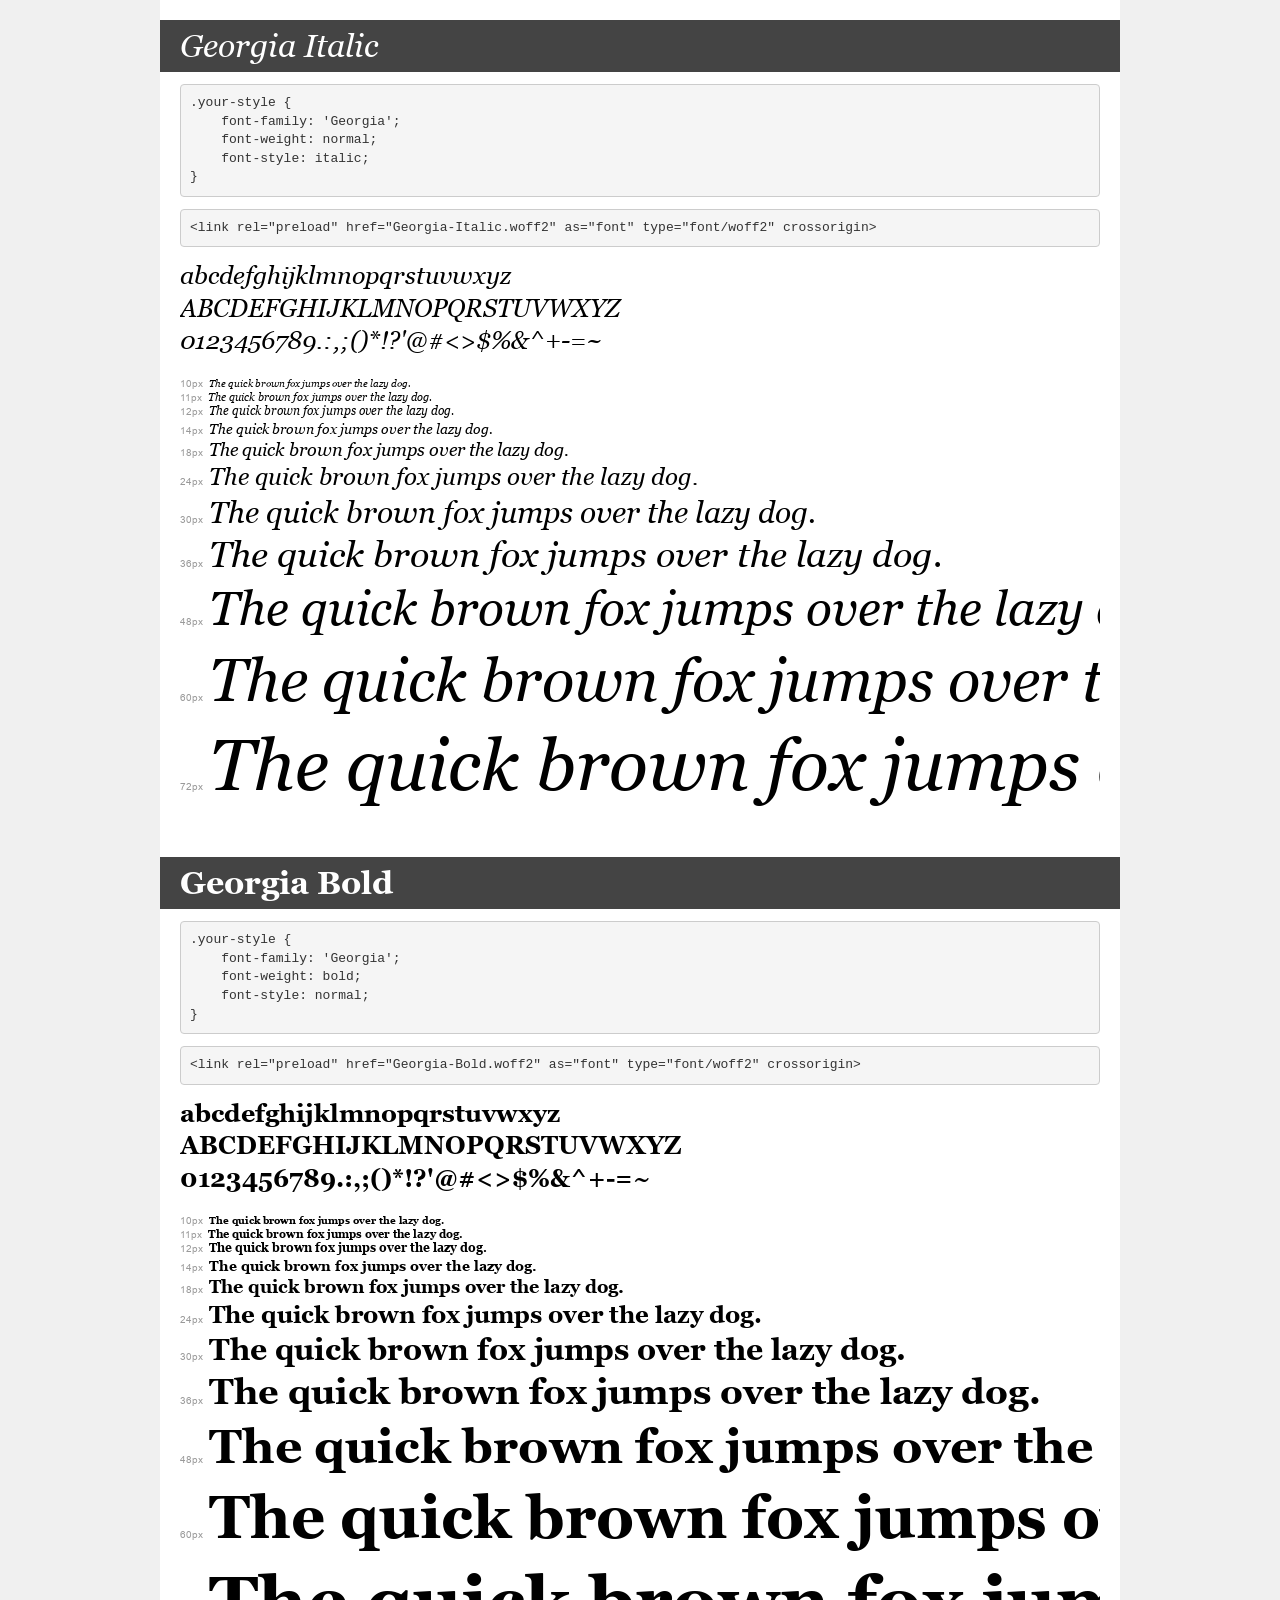
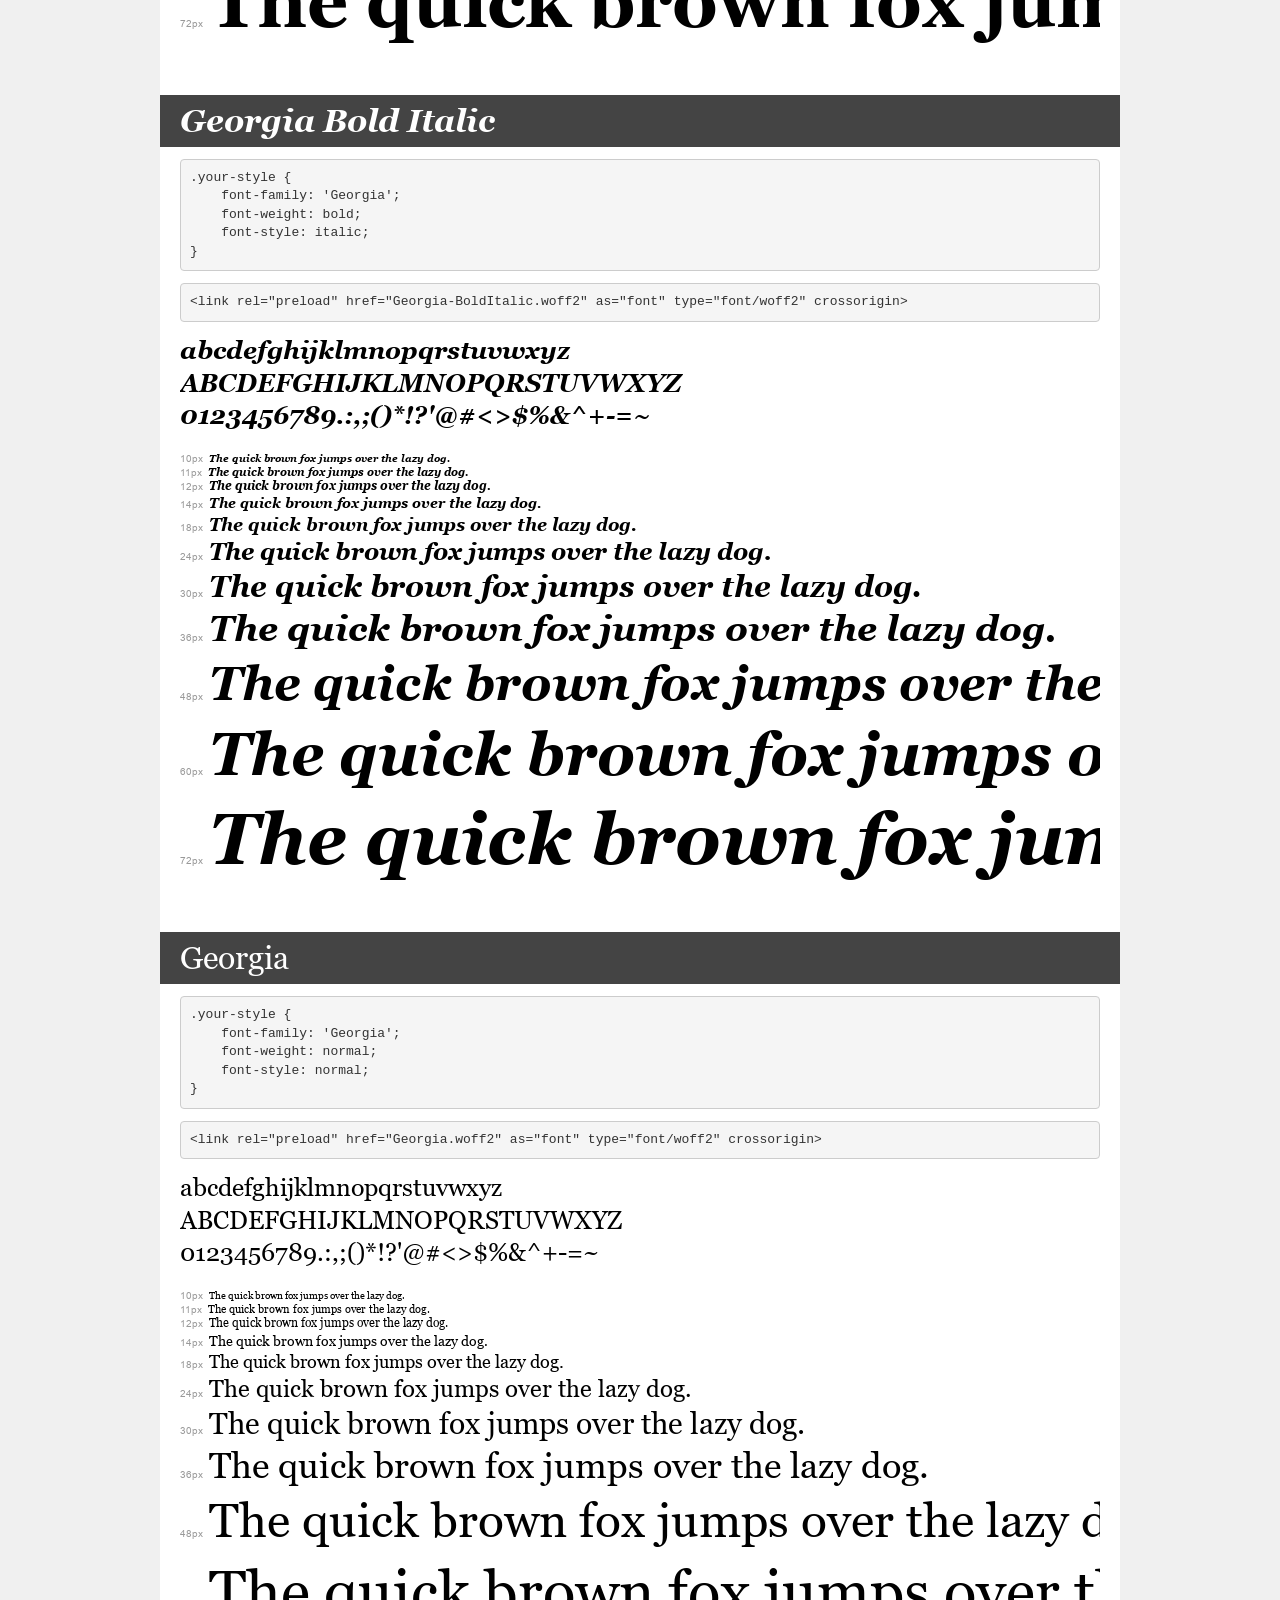
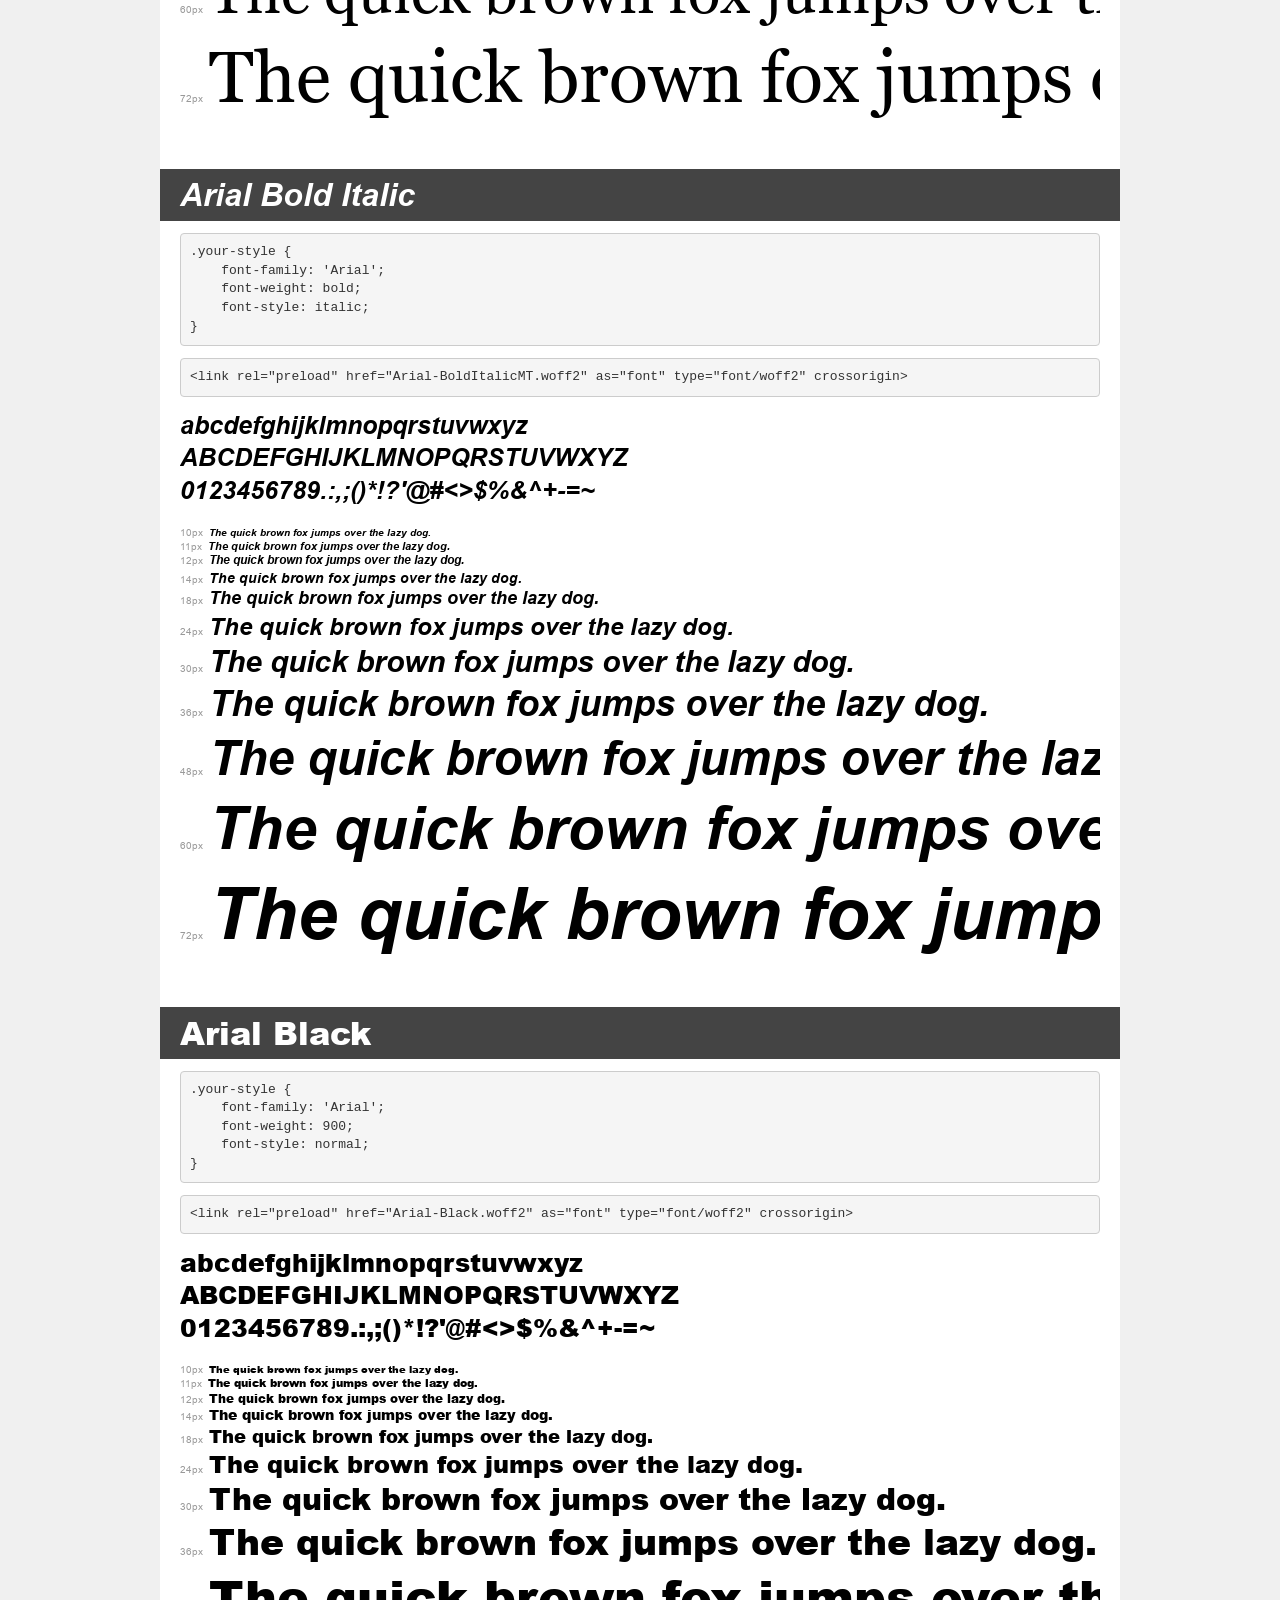
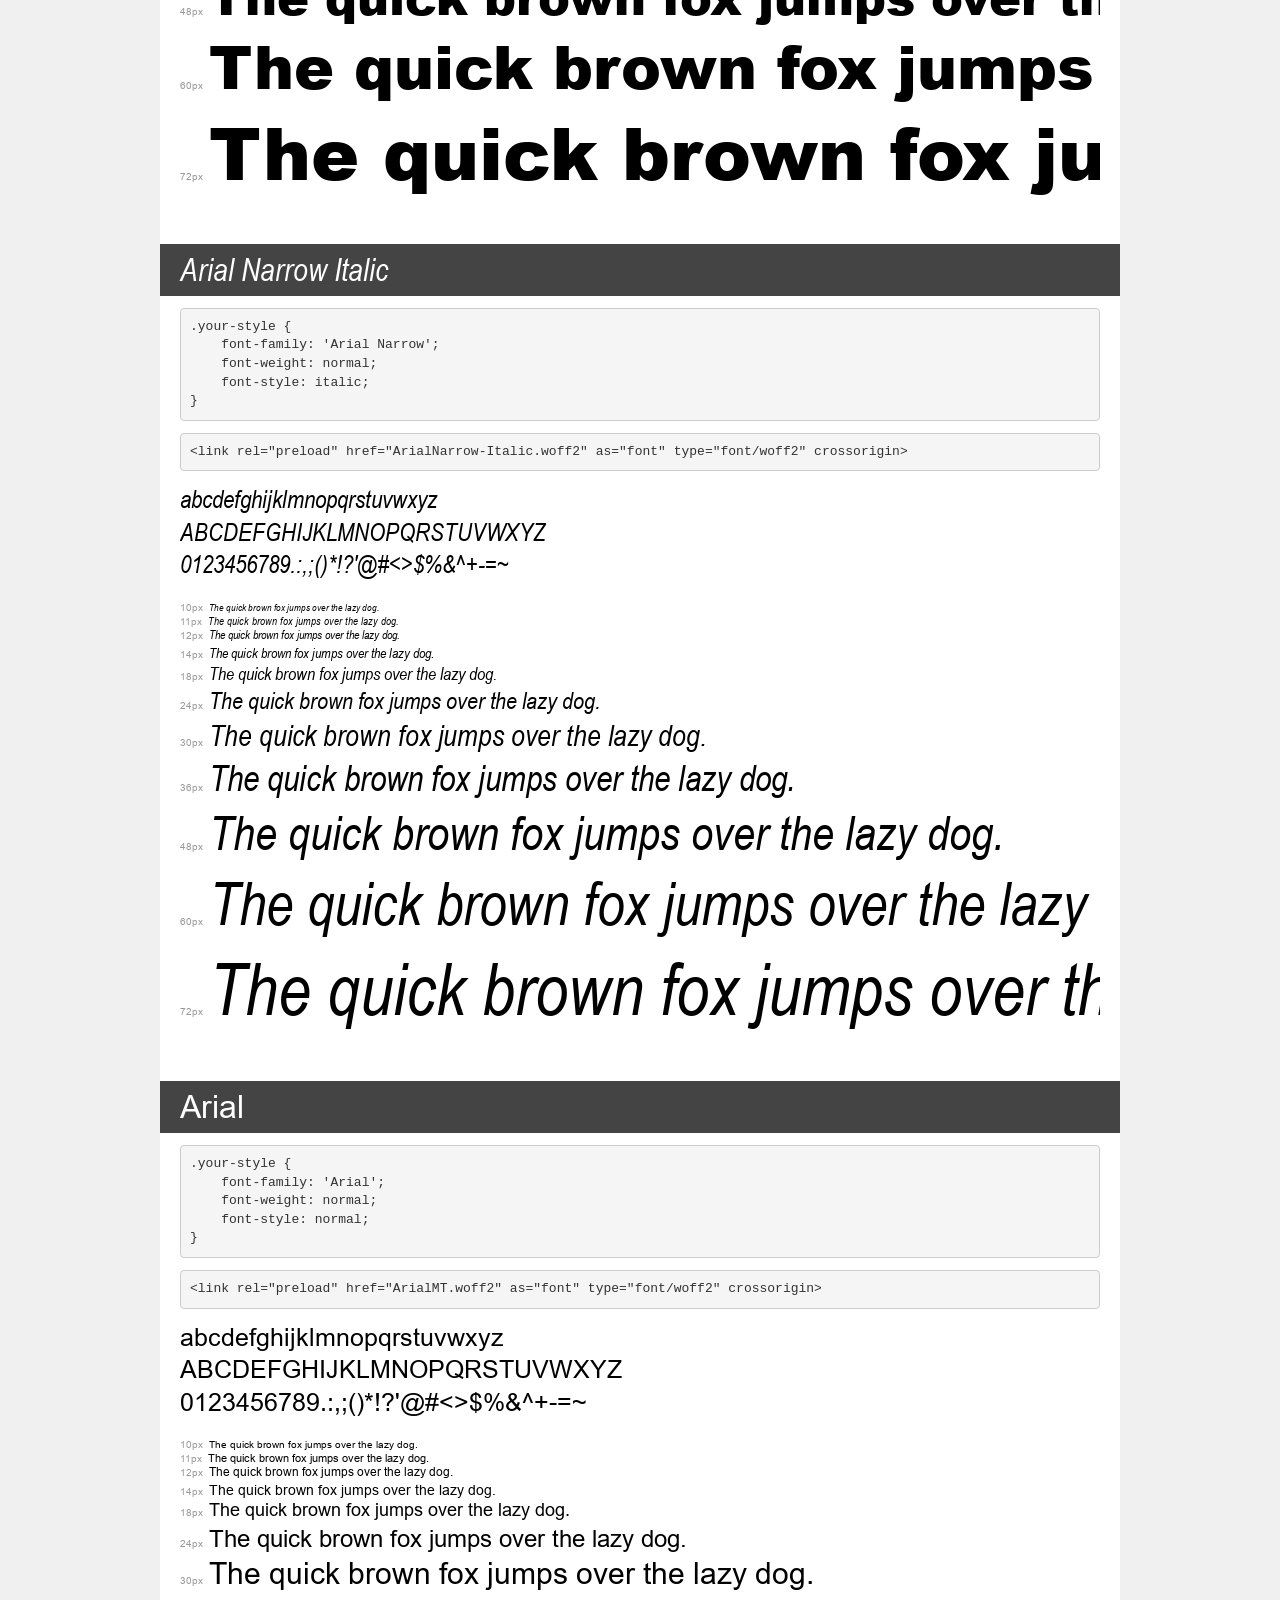
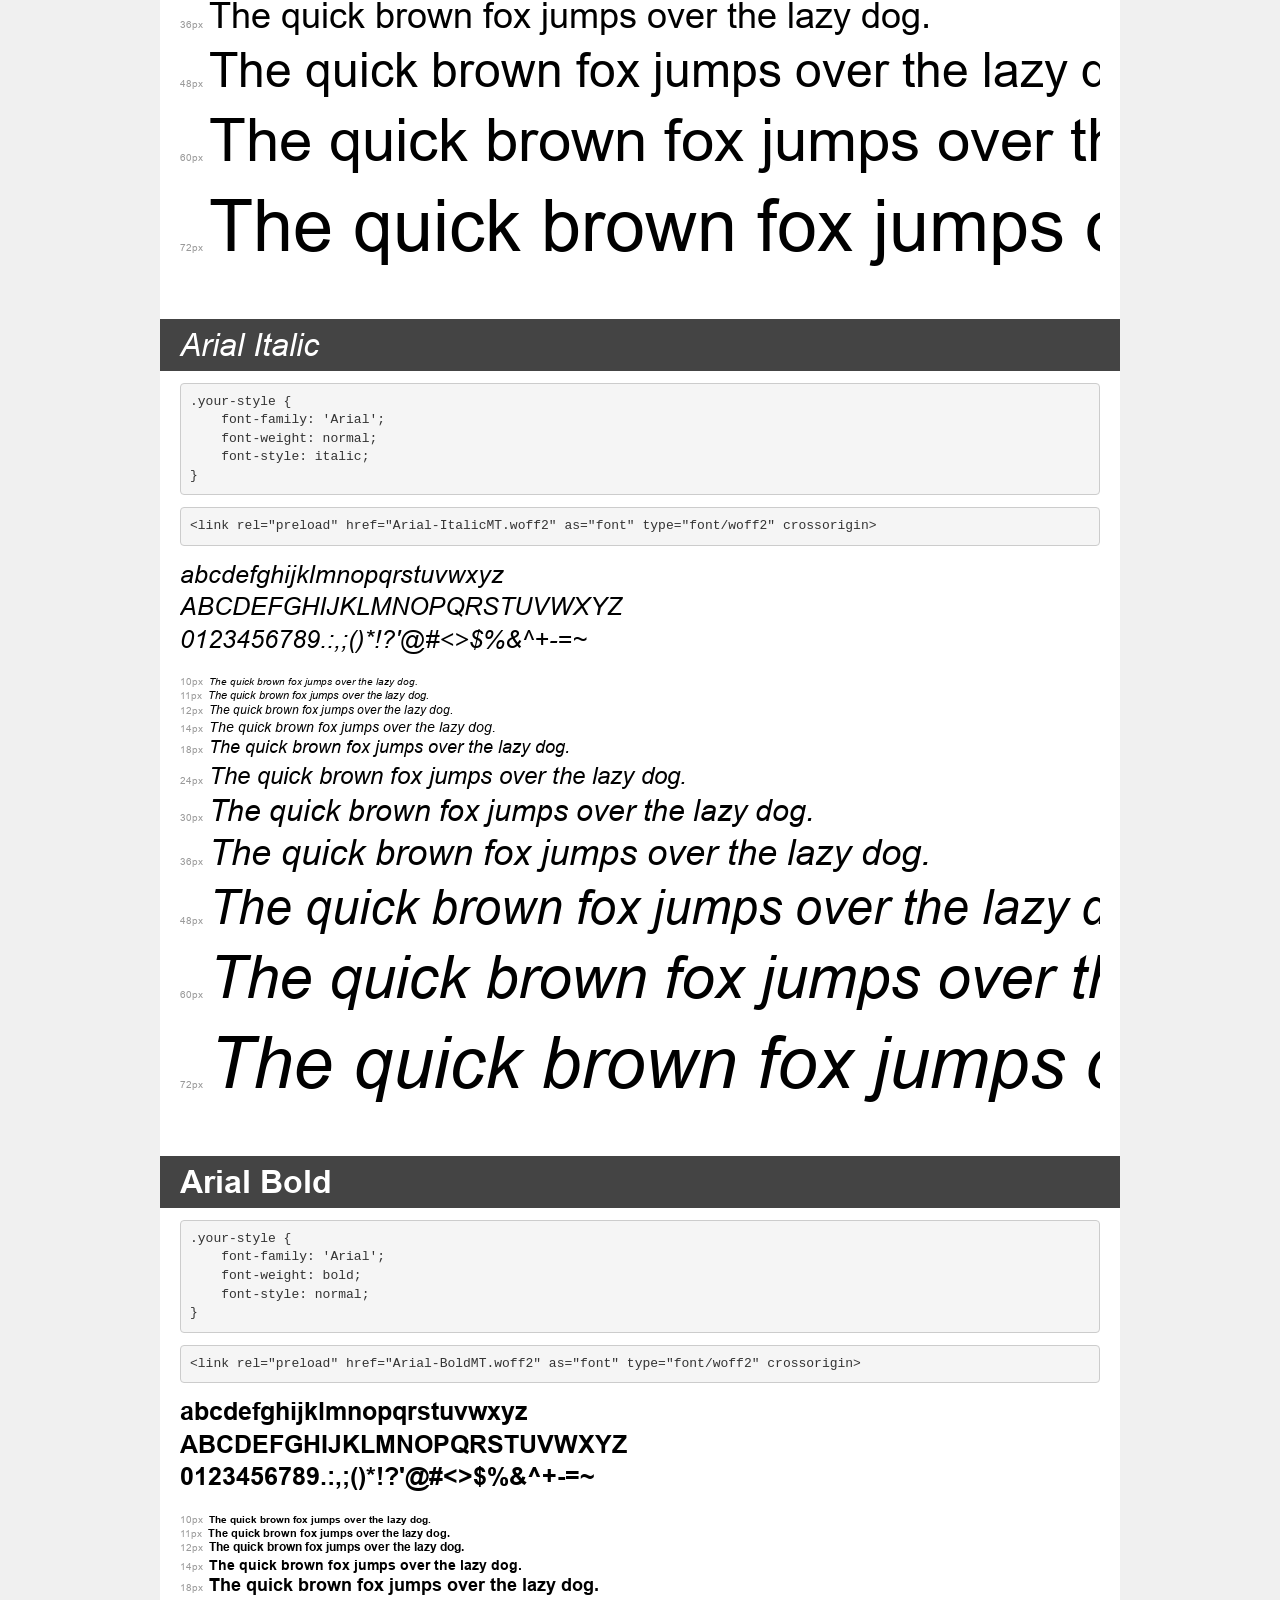
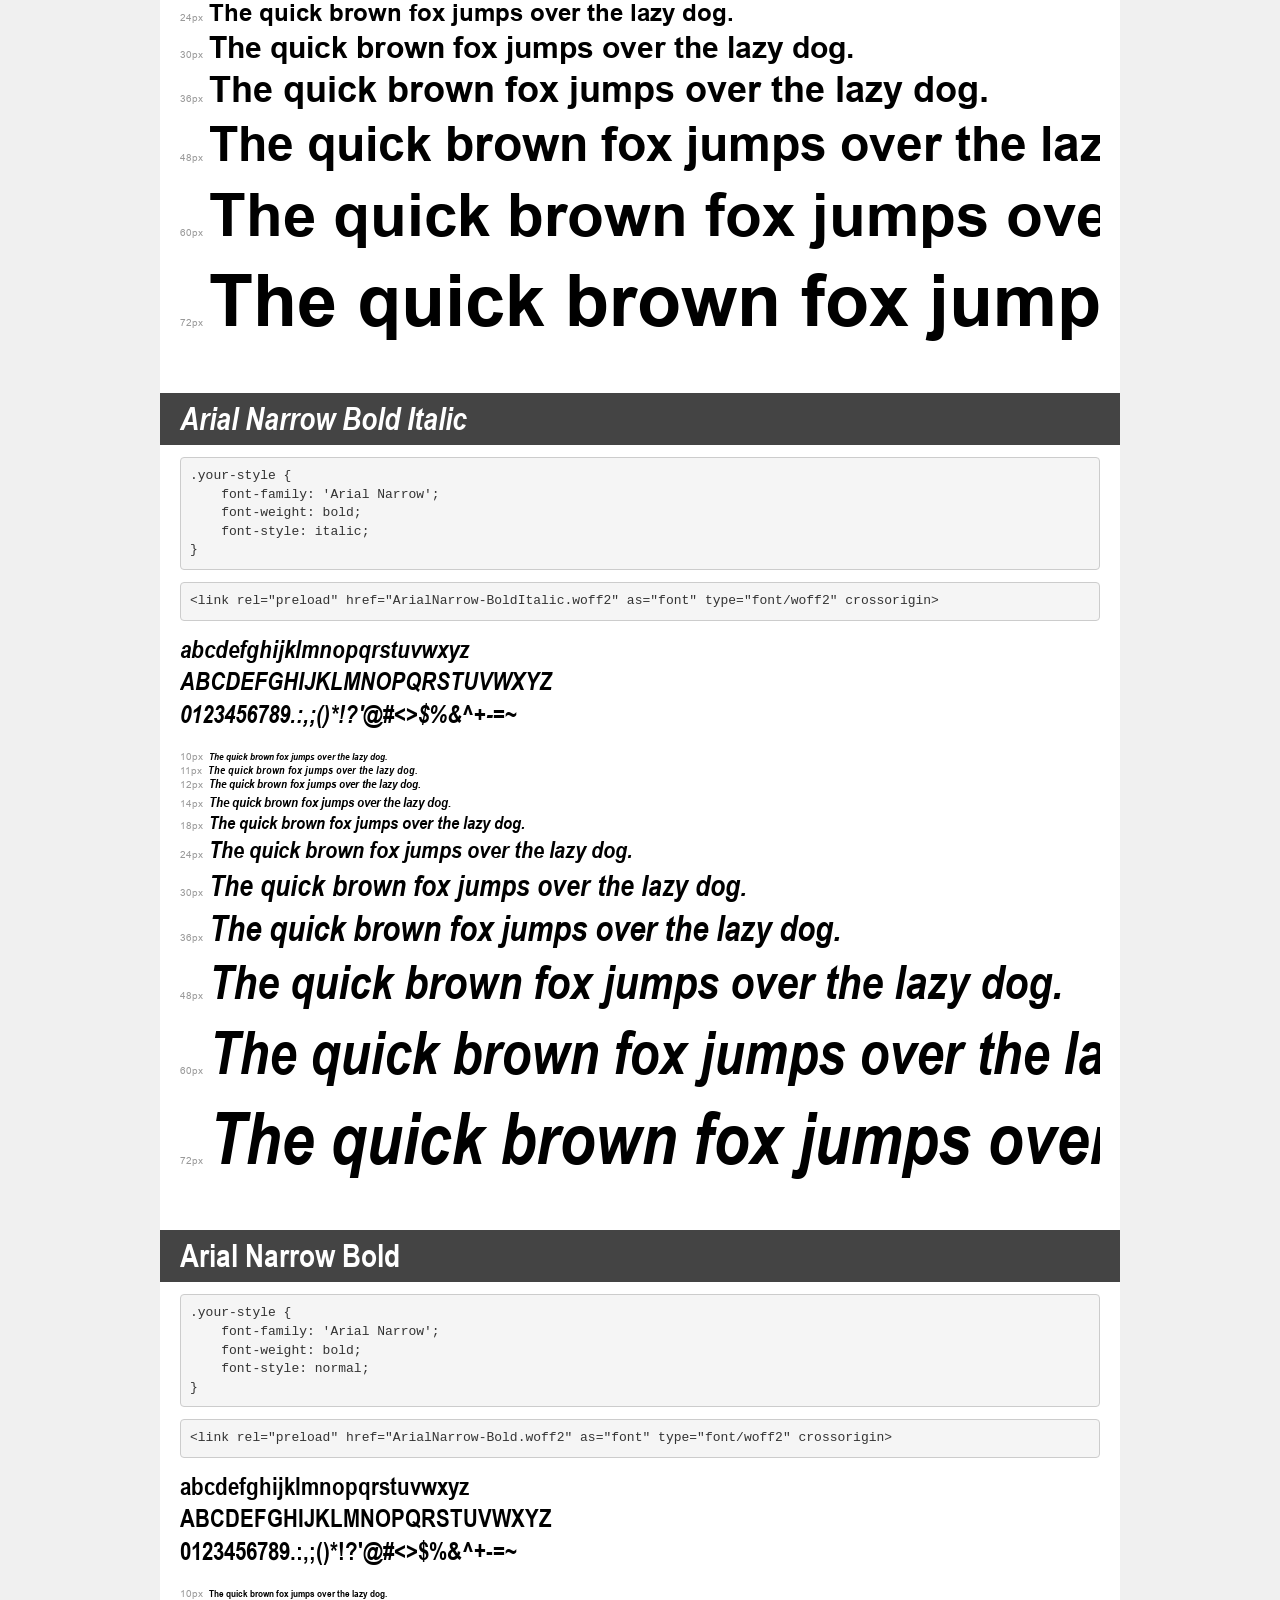
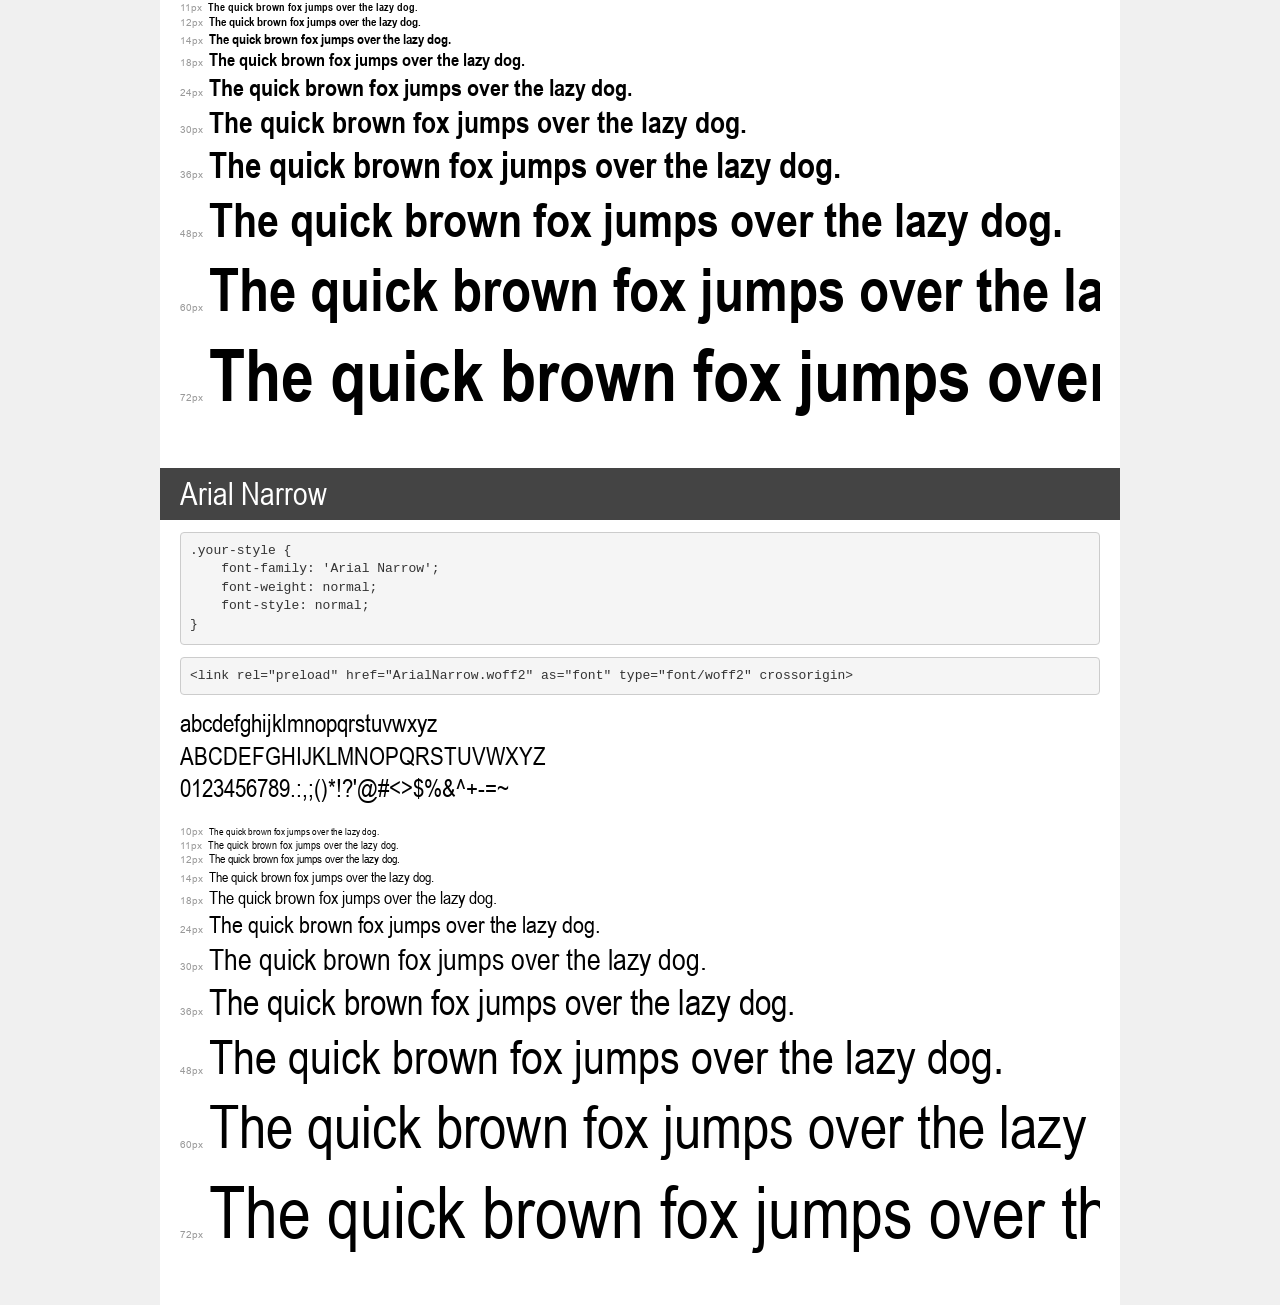
<file: fonts/demo.html>
<!DOCTYPE html>
<html lang="en">
<head>
    <meta charset="utf-8">
    <meta http-equiv="X-UA-Compatible" content="IE=edge">
    <meta name="viewport" content="width=device-width, initial-scale=1">
    <meta name="robots" content="noindex, noarchive">
    <meta name="format-detection" content="telephone=no">
    <title>Transfonter demo</title>
    <link href="stylesheet.css" rel="stylesheet">
    <style>
        /*
        http://meyerweb.com/eric/tools/css/reset/
        v2.0 | 20110126
        License: none (public domain)
        */
        html, body, div, span, applet, object, iframe,
        h1, h2, h3, h4, h5, h6, p, blockquote, pre,
        a, abbr, acronym, address, big, cite, code,
        del, dfn, em, img, ins, kbd, q, s, samp,
        small, strike, strong, sub, sup, tt, var,
        b, u, i, center,
        dl, dt, dd, ol, ul, li,
        fieldset, form, label, legend,
        table, caption, tbody, tfoot, thead, tr, th, td,
        article, aside, canvas, details, embed,
        figure, figcaption, footer, header, hgroup,
        menu, nav, output, ruby, section, summary,
        time, mark, audio, video {
            margin: 0;
            padding: 0;
            border: 0;
            font-size: 100%;
            font: inherit;
            vertical-align: baseline;
        }
        /* HTML5 display-role reset for older browsers */
        article, aside, details, figcaption, figure,
        footer, header, hgroup, menu, nav, section {
            display: block;
        }
        body {
            line-height: 1;
        }
        ol, ul {
            list-style: none;
        }
        blockquote, q {
            quotes: none;
        }
        blockquote:before, blockquote:after,
        q:before, q:after {
            content: '';
            content: none;
        }
        table {
            border-collapse: collapse;
            border-spacing: 0;
        }
        /* demo styles */
        body {
            background: #f0f0f0;
            color: #000;
        }
        .page {
            background: #fff;
            width: 920px;
            margin: 0 auto;
            padding: 20px 20px 0 20px;
            overflow: hidden;
        }
        .font-container {
            overflow-x: auto;
            overflow-y: hidden;
            margin-bottom: 40px;
            line-height: 1.3;
            white-space: nowrap;
            padding-bottom: 5px;
        }
        h1 {
            position: relative;
            background: #444;
            font-size: 32px;
            color: #fff;
            padding: 10px 20px;
            margin: 0 -20px 12px -20px;
        }
        .letters {
            font-size: 25px;
            margin-bottom: 20px;
        }
        .s10:before {
            content: '10px';
        }
        .s11:before {
            content: '11px';
        }
        .s12:before {
            content: '12px';
        }
        .s14:before {
            content: '14px';
        }
        .s18:before {
            content: '18px';
        }
        .s24:before {
            content: '24px';
        }
        .s30:before {
            content: '30px';
        }
        .s36:before {
            content: '36px';
        }
        .s48:before {
            content: '48px';
        }
        .s60:before {
            content: '60px';
        }
        .s72:before {
            content: '72px';
        }
        .s10:before, .s11:before, .s12:before, .s14:before,
        .s18:before, .s24:before, .s30:before, .s36:before,
        .s48:before, .s60:before, .s72:before {
            font-family: Arial, sans-serif;
            font-size: 10px;
            font-weight: normal;
            font-style: normal;
            color: #999;
            padding-right: 6px;
        }
        pre {
            display: block;
            padding: 9px;
            margin: 0 0 12px;
            font-family: Monaco, Menlo, Consolas, "Courier New", monospace;
            font-size: 13px;
            line-height: 1.428571429;
            color: #333;
            font-weight: normal;
            font-style: normal;
            background-color: #f5f5f5;
            border: 1px solid #ccc;
            overflow-x: auto;
            border-radius: 4px;
        }
        /* responsive */
        @media (max-width: 959px) {
            .page {
                width: auto;
                margin: 0;
            }
        }
    </style>
</head>
<body>
<div class="page">
    <div class="demo">
        <h1 style="font-family: 'Georgia'; font-weight: normal; font-style: italic;">Georgia Italic</h1>
        <pre title="Usage">.your-style {
    font-family: 'Georgia';
    font-weight: normal;
    font-style: italic;
}</pre>
        <pre title="Preload (optional)">
&lt;link rel=&quot;preload&quot; href=&quot;Georgia-Italic.woff2&quot; as=&quot;font&quot; type=&quot;font/woff2&quot; crossorigin&gt;</pre>
        <div class="font-container" style="font-family: 'Georgia'; font-weight: normal; font-style: italic;">
            <p class="letters">
                abcdefghijklmnopqrstuvwxyz<br>
ABCDEFGHIJKLMNOPQRSTUVWXYZ<br>
                0123456789.:,;()*!?'@#&lt;&gt;$%&^+-=~
            </p>
            <p class="s10" style="font-size: 10px;">The quick brown fox jumps over the lazy dog.</p>
            <p class="s11" style="font-size: 11px;">The quick brown fox jumps over the lazy dog.</p>
            <p class="s12" style="font-size: 12px;">The quick brown fox jumps over the lazy dog.</p>
            <p class="s14" style="font-size: 14px;">The quick brown fox jumps over the lazy dog.</p>
            <p class="s18" style="font-size: 18px;">The quick brown fox jumps over the lazy dog.</p>
            <p class="s24" style="font-size: 24px;">The quick brown fox jumps over the lazy dog.</p>
            <p class="s30" style="font-size: 30px;">The quick brown fox jumps over the lazy dog.</p>
            <p class="s36" style="font-size: 36px;">The quick brown fox jumps over the lazy dog.</p>
            <p class="s48" style="font-size: 48px;">The quick brown fox jumps over the lazy dog.</p>
            <p class="s60" style="font-size: 60px;">The quick brown fox jumps over the lazy dog.</p>
            <p class="s72" style="font-size: 72px;">The quick brown fox jumps over the lazy dog.</p>
        </div>
    </div>

    <div class="demo">
        <h1 style="font-family: 'Georgia'; font-weight: bold; font-style: normal;">Georgia Bold</h1>
        <pre title="Usage">.your-style {
    font-family: 'Georgia';
    font-weight: bold;
    font-style: normal;
}</pre>
        <pre title="Preload (optional)">
&lt;link rel=&quot;preload&quot; href=&quot;Georgia-Bold.woff2&quot; as=&quot;font&quot; type=&quot;font/woff2&quot; crossorigin&gt;</pre>
        <div class="font-container" style="font-family: 'Georgia'; font-weight: bold; font-style: normal;">
            <p class="letters">
                abcdefghijklmnopqrstuvwxyz<br>
ABCDEFGHIJKLMNOPQRSTUVWXYZ<br>
                0123456789.:,;()*!?'@#&lt;&gt;$%&^+-=~
            </p>
            <p class="s10" style="font-size: 10px;">The quick brown fox jumps over the lazy dog.</p>
            <p class="s11" style="font-size: 11px;">The quick brown fox jumps over the lazy dog.</p>
            <p class="s12" style="font-size: 12px;">The quick brown fox jumps over the lazy dog.</p>
            <p class="s14" style="font-size: 14px;">The quick brown fox jumps over the lazy dog.</p>
            <p class="s18" style="font-size: 18px;">The quick brown fox jumps over the lazy dog.</p>
            <p class="s24" style="font-size: 24px;">The quick brown fox jumps over the lazy dog.</p>
            <p class="s30" style="font-size: 30px;">The quick brown fox jumps over the lazy dog.</p>
            <p class="s36" style="font-size: 36px;">The quick brown fox jumps over the lazy dog.</p>
            <p class="s48" style="font-size: 48px;">The quick brown fox jumps over the lazy dog.</p>
            <p class="s60" style="font-size: 60px;">The quick brown fox jumps over the lazy dog.</p>
            <p class="s72" style="font-size: 72px;">The quick brown fox jumps over the lazy dog.</p>
        </div>
    </div>

    <div class="demo">
        <h1 style="font-family: 'Georgia'; font-weight: bold; font-style: italic;">Georgia Bold Italic</h1>
        <pre title="Usage">.your-style {
    font-family: 'Georgia';
    font-weight: bold;
    font-style: italic;
}</pre>
        <pre title="Preload (optional)">
&lt;link rel=&quot;preload&quot; href=&quot;Georgia-BoldItalic.woff2&quot; as=&quot;font&quot; type=&quot;font/woff2&quot; crossorigin&gt;</pre>
        <div class="font-container" style="font-family: 'Georgia'; font-weight: bold; font-style: italic;">
            <p class="letters">
                abcdefghijklmnopqrstuvwxyz<br>
ABCDEFGHIJKLMNOPQRSTUVWXYZ<br>
                0123456789.:,;()*!?'@#&lt;&gt;$%&^+-=~
            </p>
            <p class="s10" style="font-size: 10px;">The quick brown fox jumps over the lazy dog.</p>
            <p class="s11" style="font-size: 11px;">The quick brown fox jumps over the lazy dog.</p>
            <p class="s12" style="font-size: 12px;">The quick brown fox jumps over the lazy dog.</p>
            <p class="s14" style="font-size: 14px;">The quick brown fox jumps over the lazy dog.</p>
            <p class="s18" style="font-size: 18px;">The quick brown fox jumps over the lazy dog.</p>
            <p class="s24" style="font-size: 24px;">The quick brown fox jumps over the lazy dog.</p>
            <p class="s30" style="font-size: 30px;">The quick brown fox jumps over the lazy dog.</p>
            <p class="s36" style="font-size: 36px;">The quick brown fox jumps over the lazy dog.</p>
            <p class="s48" style="font-size: 48px;">The quick brown fox jumps over the lazy dog.</p>
            <p class="s60" style="font-size: 60px;">The quick brown fox jumps over the lazy dog.</p>
            <p class="s72" style="font-size: 72px;">The quick brown fox jumps over the lazy dog.</p>
        </div>
    </div>

    <div class="demo">
        <h1 style="font-family: 'Georgia'; font-weight: normal; font-style: normal;">Georgia</h1>
        <pre title="Usage">.your-style {
    font-family: 'Georgia';
    font-weight: normal;
    font-style: normal;
}</pre>
        <pre title="Preload (optional)">
&lt;link rel=&quot;preload&quot; href=&quot;Georgia.woff2&quot; as=&quot;font&quot; type=&quot;font/woff2&quot; crossorigin&gt;</pre>
        <div class="font-container" style="font-family: 'Georgia'; font-weight: normal; font-style: normal;">
            <p class="letters">
                abcdefghijklmnopqrstuvwxyz<br>
ABCDEFGHIJKLMNOPQRSTUVWXYZ<br>
                0123456789.:,;()*!?'@#&lt;&gt;$%&^+-=~
            </p>
            <p class="s10" style="font-size: 10px;">The quick brown fox jumps over the lazy dog.</p>
            <p class="s11" style="font-size: 11px;">The quick brown fox jumps over the lazy dog.</p>
            <p class="s12" style="font-size: 12px;">The quick brown fox jumps over the lazy dog.</p>
            <p class="s14" style="font-size: 14px;">The quick brown fox jumps over the lazy dog.</p>
            <p class="s18" style="font-size: 18px;">The quick brown fox jumps over the lazy dog.</p>
            <p class="s24" style="font-size: 24px;">The quick brown fox jumps over the lazy dog.</p>
            <p class="s30" style="font-size: 30px;">The quick brown fox jumps over the lazy dog.</p>
            <p class="s36" style="font-size: 36px;">The quick brown fox jumps over the lazy dog.</p>
            <p class="s48" style="font-size: 48px;">The quick brown fox jumps over the lazy dog.</p>
            <p class="s60" style="font-size: 60px;">The quick brown fox jumps over the lazy dog.</p>
            <p class="s72" style="font-size: 72px;">The quick brown fox jumps over the lazy dog.</p>
        </div>
    </div>

    <div class="demo">
        <h1 style="font-family: 'Arial'; font-weight: bold; font-style: italic;">Arial Bold Italic</h1>
        <pre title="Usage">.your-style {
    font-family: 'Arial';
    font-weight: bold;
    font-style: italic;
}</pre>
        <pre title="Preload (optional)">
&lt;link rel=&quot;preload&quot; href=&quot;Arial-BoldItalicMT.woff2&quot; as=&quot;font&quot; type=&quot;font/woff2&quot; crossorigin&gt;</pre>
        <div class="font-container" style="font-family: 'Arial'; font-weight: bold; font-style: italic;">
            <p class="letters">
                abcdefghijklmnopqrstuvwxyz<br>
ABCDEFGHIJKLMNOPQRSTUVWXYZ<br>
                0123456789.:,;()*!?'@#&lt;&gt;$%&^+-=~
            </p>
            <p class="s10" style="font-size: 10px;">The quick brown fox jumps over the lazy dog.</p>
            <p class="s11" style="font-size: 11px;">The quick brown fox jumps over the lazy dog.</p>
            <p class="s12" style="font-size: 12px;">The quick brown fox jumps over the lazy dog.</p>
            <p class="s14" style="font-size: 14px;">The quick brown fox jumps over the lazy dog.</p>
            <p class="s18" style="font-size: 18px;">The quick brown fox jumps over the lazy dog.</p>
            <p class="s24" style="font-size: 24px;">The quick brown fox jumps over the lazy dog.</p>
            <p class="s30" style="font-size: 30px;">The quick brown fox jumps over the lazy dog.</p>
            <p class="s36" style="font-size: 36px;">The quick brown fox jumps over the lazy dog.</p>
            <p class="s48" style="font-size: 48px;">The quick brown fox jumps over the lazy dog.</p>
            <p class="s60" style="font-size: 60px;">The quick brown fox jumps over the lazy dog.</p>
            <p class="s72" style="font-size: 72px;">The quick brown fox jumps over the lazy dog.</p>
        </div>
    </div>

    <div class="demo">
        <h1 style="font-family: 'Arial'; font-weight: 900; font-style: normal;">Arial Black</h1>
        <pre title="Usage">.your-style {
    font-family: 'Arial';
    font-weight: 900;
    font-style: normal;
}</pre>
        <pre title="Preload (optional)">
&lt;link rel=&quot;preload&quot; href=&quot;Arial-Black.woff2&quot; as=&quot;font&quot; type=&quot;font/woff2&quot; crossorigin&gt;</pre>
        <div class="font-container" style="font-family: 'Arial'; font-weight: 900; font-style: normal;">
            <p class="letters">
                abcdefghijklmnopqrstuvwxyz<br>
ABCDEFGHIJKLMNOPQRSTUVWXYZ<br>
                0123456789.:,;()*!?'@#&lt;&gt;$%&^+-=~
            </p>
            <p class="s10" style="font-size: 10px;">The quick brown fox jumps over the lazy dog.</p>
            <p class="s11" style="font-size: 11px;">The quick brown fox jumps over the lazy dog.</p>
            <p class="s12" style="font-size: 12px;">The quick brown fox jumps over the lazy dog.</p>
            <p class="s14" style="font-size: 14px;">The quick brown fox jumps over the lazy dog.</p>
            <p class="s18" style="font-size: 18px;">The quick brown fox jumps over the lazy dog.</p>
            <p class="s24" style="font-size: 24px;">The quick brown fox jumps over the lazy dog.</p>
            <p class="s30" style="font-size: 30px;">The quick brown fox jumps over the lazy dog.</p>
            <p class="s36" style="font-size: 36px;">The quick brown fox jumps over the lazy dog.</p>
            <p class="s48" style="font-size: 48px;">The quick brown fox jumps over the lazy dog.</p>
            <p class="s60" style="font-size: 60px;">The quick brown fox jumps over the lazy dog.</p>
            <p class="s72" style="font-size: 72px;">The quick brown fox jumps over the lazy dog.</p>
        </div>
    </div>

    <div class="demo">
        <h1 style="font-family: 'Arial Narrow'; font-weight: normal; font-style: italic;">Arial Narrow Italic</h1>
        <pre title="Usage">.your-style {
    font-family: 'Arial Narrow';
    font-weight: normal;
    font-style: italic;
}</pre>
        <pre title="Preload (optional)">
&lt;link rel=&quot;preload&quot; href=&quot;ArialNarrow-Italic.woff2&quot; as=&quot;font&quot; type=&quot;font/woff2&quot; crossorigin&gt;</pre>
        <div class="font-container" style="font-family: 'Arial Narrow'; font-weight: normal; font-style: italic;">
            <p class="letters">
                abcdefghijklmnopqrstuvwxyz<br>
ABCDEFGHIJKLMNOPQRSTUVWXYZ<br>
                0123456789.:,;()*!?'@#&lt;&gt;$%&^+-=~
            </p>
            <p class="s10" style="font-size: 10px;">The quick brown fox jumps over the lazy dog.</p>
            <p class="s11" style="font-size: 11px;">The quick brown fox jumps over the lazy dog.</p>
            <p class="s12" style="font-size: 12px;">The quick brown fox jumps over the lazy dog.</p>
            <p class="s14" style="font-size: 14px;">The quick brown fox jumps over the lazy dog.</p>
            <p class="s18" style="font-size: 18px;">The quick brown fox jumps over the lazy dog.</p>
            <p class="s24" style="font-size: 24px;">The quick brown fox jumps over the lazy dog.</p>
            <p class="s30" style="font-size: 30px;">The quick brown fox jumps over the lazy dog.</p>
            <p class="s36" style="font-size: 36px;">The quick brown fox jumps over the lazy dog.</p>
            <p class="s48" style="font-size: 48px;">The quick brown fox jumps over the lazy dog.</p>
            <p class="s60" style="font-size: 60px;">The quick brown fox jumps over the lazy dog.</p>
            <p class="s72" style="font-size: 72px;">The quick brown fox jumps over the lazy dog.</p>
        </div>
    </div>

    <div class="demo">
        <h1 style="font-family: 'Arial'; font-weight: normal; font-style: normal;">Arial</h1>
        <pre title="Usage">.your-style {
    font-family: 'Arial';
    font-weight: normal;
    font-style: normal;
}</pre>
        <pre title="Preload (optional)">
&lt;link rel=&quot;preload&quot; href=&quot;ArialMT.woff2&quot; as=&quot;font&quot; type=&quot;font/woff2&quot; crossorigin&gt;</pre>
        <div class="font-container" style="font-family: 'Arial'; font-weight: normal; font-style: normal;">
            <p class="letters">
                abcdefghijklmnopqrstuvwxyz<br>
ABCDEFGHIJKLMNOPQRSTUVWXYZ<br>
                0123456789.:,;()*!?'@#&lt;&gt;$%&^+-=~
            </p>
            <p class="s10" style="font-size: 10px;">The quick brown fox jumps over the lazy dog.</p>
            <p class="s11" style="font-size: 11px;">The quick brown fox jumps over the lazy dog.</p>
            <p class="s12" style="font-size: 12px;">The quick brown fox jumps over the lazy dog.</p>
            <p class="s14" style="font-size: 14px;">The quick brown fox jumps over the lazy dog.</p>
            <p class="s18" style="font-size: 18px;">The quick brown fox jumps over the lazy dog.</p>
            <p class="s24" style="font-size: 24px;">The quick brown fox jumps over the lazy dog.</p>
            <p class="s30" style="font-size: 30px;">The quick brown fox jumps over the lazy dog.</p>
            <p class="s36" style="font-size: 36px;">The quick brown fox jumps over the lazy dog.</p>
            <p class="s48" style="font-size: 48px;">The quick brown fox jumps over the lazy dog.</p>
            <p class="s60" style="font-size: 60px;">The quick brown fox jumps over the lazy dog.</p>
            <p class="s72" style="font-size: 72px;">The quick brown fox jumps over the lazy dog.</p>
        </div>
    </div>

    <div class="demo">
        <h1 style="font-family: 'Arial'; font-weight: normal; font-style: italic;">Arial Italic</h1>
        <pre title="Usage">.your-style {
    font-family: 'Arial';
    font-weight: normal;
    font-style: italic;
}</pre>
        <pre title="Preload (optional)">
&lt;link rel=&quot;preload&quot; href=&quot;Arial-ItalicMT.woff2&quot; as=&quot;font&quot; type=&quot;font/woff2&quot; crossorigin&gt;</pre>
        <div class="font-container" style="font-family: 'Arial'; font-weight: normal; font-style: italic;">
            <p class="letters">
                abcdefghijklmnopqrstuvwxyz<br>
ABCDEFGHIJKLMNOPQRSTUVWXYZ<br>
                0123456789.:,;()*!?'@#&lt;&gt;$%&^+-=~
            </p>
            <p class="s10" style="font-size: 10px;">The quick brown fox jumps over the lazy dog.</p>
            <p class="s11" style="font-size: 11px;">The quick brown fox jumps over the lazy dog.</p>
            <p class="s12" style="font-size: 12px;">The quick brown fox jumps over the lazy dog.</p>
            <p class="s14" style="font-size: 14px;">The quick brown fox jumps over the lazy dog.</p>
            <p class="s18" style="font-size: 18px;">The quick brown fox jumps over the lazy dog.</p>
            <p class="s24" style="font-size: 24px;">The quick brown fox jumps over the lazy dog.</p>
            <p class="s30" style="font-size: 30px;">The quick brown fox jumps over the lazy dog.</p>
            <p class="s36" style="font-size: 36px;">The quick brown fox jumps over the lazy dog.</p>
            <p class="s48" style="font-size: 48px;">The quick brown fox jumps over the lazy dog.</p>
            <p class="s60" style="font-size: 60px;">The quick brown fox jumps over the lazy dog.</p>
            <p class="s72" style="font-size: 72px;">The quick brown fox jumps over the lazy dog.</p>
        </div>
    </div>

    <div class="demo">
        <h1 style="font-family: 'Arial'; font-weight: bold; font-style: normal;">Arial Bold</h1>
        <pre title="Usage">.your-style {
    font-family: 'Arial';
    font-weight: bold;
    font-style: normal;
}</pre>
        <pre title="Preload (optional)">
&lt;link rel=&quot;preload&quot; href=&quot;Arial-BoldMT.woff2&quot; as=&quot;font&quot; type=&quot;font/woff2&quot; crossorigin&gt;</pre>
        <div class="font-container" style="font-family: 'Arial'; font-weight: bold; font-style: normal;">
            <p class="letters">
                abcdefghijklmnopqrstuvwxyz<br>
ABCDEFGHIJKLMNOPQRSTUVWXYZ<br>
                0123456789.:,;()*!?'@#&lt;&gt;$%&^+-=~
            </p>
            <p class="s10" style="font-size: 10px;">The quick brown fox jumps over the lazy dog.</p>
            <p class="s11" style="font-size: 11px;">The quick brown fox jumps over the lazy dog.</p>
            <p class="s12" style="font-size: 12px;">The quick brown fox jumps over the lazy dog.</p>
            <p class="s14" style="font-size: 14px;">The quick brown fox jumps over the lazy dog.</p>
            <p class="s18" style="font-size: 18px;">The quick brown fox jumps over the lazy dog.</p>
            <p class="s24" style="font-size: 24px;">The quick brown fox jumps over the lazy dog.</p>
            <p class="s30" style="font-size: 30px;">The quick brown fox jumps over the lazy dog.</p>
            <p class="s36" style="font-size: 36px;">The quick brown fox jumps over the lazy dog.</p>
            <p class="s48" style="font-size: 48px;">The quick brown fox jumps over the lazy dog.</p>
            <p class="s60" style="font-size: 60px;">The quick brown fox jumps over the lazy dog.</p>
            <p class="s72" style="font-size: 72px;">The quick brown fox jumps over the lazy dog.</p>
        </div>
    </div>

    <div class="demo">
        <h1 style="font-family: 'Arial Narrow'; font-weight: bold; font-style: italic;">Arial Narrow Bold Italic</h1>
        <pre title="Usage">.your-style {
    font-family: 'Arial Narrow';
    font-weight: bold;
    font-style: italic;
}</pre>
        <pre title="Preload (optional)">
&lt;link rel=&quot;preload&quot; href=&quot;ArialNarrow-BoldItalic.woff2&quot; as=&quot;font&quot; type=&quot;font/woff2&quot; crossorigin&gt;</pre>
        <div class="font-container" style="font-family: 'Arial Narrow'; font-weight: bold; font-style: italic;">
            <p class="letters">
                abcdefghijklmnopqrstuvwxyz<br>
ABCDEFGHIJKLMNOPQRSTUVWXYZ<br>
                0123456789.:,;()*!?'@#&lt;&gt;$%&^+-=~
            </p>
            <p class="s10" style="font-size: 10px;">The quick brown fox jumps over the lazy dog.</p>
            <p class="s11" style="font-size: 11px;">The quick brown fox jumps over the lazy dog.</p>
            <p class="s12" style="font-size: 12px;">The quick brown fox jumps over the lazy dog.</p>
            <p class="s14" style="font-size: 14px;">The quick brown fox jumps over the lazy dog.</p>
            <p class="s18" style="font-size: 18px;">The quick brown fox jumps over the lazy dog.</p>
            <p class="s24" style="font-size: 24px;">The quick brown fox jumps over the lazy dog.</p>
            <p class="s30" style="font-size: 30px;">The quick brown fox jumps over the lazy dog.</p>
            <p class="s36" style="font-size: 36px;">The quick brown fox jumps over the lazy dog.</p>
            <p class="s48" style="font-size: 48px;">The quick brown fox jumps over the lazy dog.</p>
            <p class="s60" style="font-size: 60px;">The quick brown fox jumps over the lazy dog.</p>
            <p class="s72" style="font-size: 72px;">The quick brown fox jumps over the lazy dog.</p>
        </div>
    </div>

    <div class="demo">
        <h1 style="font-family: 'Arial Narrow'; font-weight: bold; font-style: normal;">Arial Narrow Bold</h1>
        <pre title="Usage">.your-style {
    font-family: 'Arial Narrow';
    font-weight: bold;
    font-style: normal;
}</pre>
        <pre title="Preload (optional)">
&lt;link rel=&quot;preload&quot; href=&quot;ArialNarrow-Bold.woff2&quot; as=&quot;font&quot; type=&quot;font/woff2&quot; crossorigin&gt;</pre>
        <div class="font-container" style="font-family: 'Arial Narrow'; font-weight: bold; font-style: normal;">
            <p class="letters">
                abcdefghijklmnopqrstuvwxyz<br>
ABCDEFGHIJKLMNOPQRSTUVWXYZ<br>
                0123456789.:,;()*!?'@#&lt;&gt;$%&^+-=~
            </p>
            <p class="s10" style="font-size: 10px;">The quick brown fox jumps over the lazy dog.</p>
            <p class="s11" style="font-size: 11px;">The quick brown fox jumps over the lazy dog.</p>
            <p class="s12" style="font-size: 12px;">The quick brown fox jumps over the lazy dog.</p>
            <p class="s14" style="font-size: 14px;">The quick brown fox jumps over the lazy dog.</p>
            <p class="s18" style="font-size: 18px;">The quick brown fox jumps over the lazy dog.</p>
            <p class="s24" style="font-size: 24px;">The quick brown fox jumps over the lazy dog.</p>
            <p class="s30" style="font-size: 30px;">The quick brown fox jumps over the lazy dog.</p>
            <p class="s36" style="font-size: 36px;">The quick brown fox jumps over the lazy dog.</p>
            <p class="s48" style="font-size: 48px;">The quick brown fox jumps over the lazy dog.</p>
            <p class="s60" style="font-size: 60px;">The quick brown fox jumps over the lazy dog.</p>
            <p class="s72" style="font-size: 72px;">The quick brown fox jumps over the lazy dog.</p>
        </div>
    </div>

    <div class="demo">
        <h1 style="font-family: 'Arial Narrow'; font-weight: normal; font-style: normal;">Arial Narrow</h1>
        <pre title="Usage">.your-style {
    font-family: 'Arial Narrow';
    font-weight: normal;
    font-style: normal;
}</pre>
        <pre title="Preload (optional)">
&lt;link rel=&quot;preload&quot; href=&quot;ArialNarrow.woff2&quot; as=&quot;font&quot; type=&quot;font/woff2&quot; crossorigin&gt;</pre>
        <div class="font-container" style="font-family: 'Arial Narrow'; font-weight: normal; font-style: normal;">
            <p class="letters">
                abcdefghijklmnopqrstuvwxyz<br>
ABCDEFGHIJKLMNOPQRSTUVWXYZ<br>
                0123456789.:,;()*!?'@#&lt;&gt;$%&^+-=~
            </p>
            <p class="s10" style="font-size: 10px;">The quick brown fox jumps over the lazy dog.</p>
            <p class="s11" style="font-size: 11px;">The quick brown fox jumps over the lazy dog.</p>
            <p class="s12" style="font-size: 12px;">The quick brown fox jumps over the lazy dog.</p>
            <p class="s14" style="font-size: 14px;">The quick brown fox jumps over the lazy dog.</p>
            <p class="s18" style="font-size: 18px;">The quick brown fox jumps over the lazy dog.</p>
            <p class="s24" style="font-size: 24px;">The quick brown fox jumps over the lazy dog.</p>
            <p class="s30" style="font-size: 30px;">The quick brown fox jumps over the lazy dog.</p>
            <p class="s36" style="font-size: 36px;">The quick brown fox jumps over the lazy dog.</p>
            <p class="s48" style="font-size: 48px;">The quick brown fox jumps over the lazy dog.</p>
            <p class="s60" style="font-size: 60px;">The quick brown fox jumps over the lazy dog.</p>
            <p class="s72" style="font-size: 72px;">The quick brown fox jumps over the lazy dog.</p>
        </div>
    </div>

</div>
</body>
</html>
</file>
<file: fonts/stylesheet.css>
@font-face {
    font-family: 'Georgia';
    src: url('Georgia-Italic.woff2') format('woff2'),
        url('Georgia-Italic.woff') format('woff');
    font-weight: normal;
    font-style: italic;
    font-display: swap;
}

@font-face {
    font-family: 'Georgia';
    src: url('Georgia-Bold.woff2') format('woff2'),
        url('Georgia-Bold.woff') format('woff');
    font-weight: bold;
    font-style: normal;
    font-display: swap;
}

@font-face {
    font-family: 'Georgia';
    src: url('Georgia-BoldItalic.woff2') format('woff2'),
        url('Georgia-BoldItalic.woff') format('woff');
    font-weight: bold;
    font-style: italic;
    font-display: swap;
}

@font-face {
    font-family: 'Georgia';
    src: url('Georgia.woff2') format('woff2'),
        url('Georgia.woff') format('woff');
    font-weight: normal;
    font-style: normal;
    font-display: swap;
}

@font-face {
    font-family: 'Arial';
    src: url('Arial-BoldItalicMT.woff2') format('woff2'),
        url('Arial-BoldItalicMT.woff') format('woff');
    font-weight: bold;
    font-style: italic;
    font-display: swap;
}

@font-face {
    font-family: 'Arial';
    src: url('Arial-Black.woff2') format('woff2'),
        url('Arial-Black.woff') format('woff');
    font-weight: 900;
    font-style: normal;
    font-display: swap;
}

@font-face {
    font-family: 'Arial Narrow';
    src: url('ArialNarrow-Italic.woff2') format('woff2'),
        url('ArialNarrow-Italic.woff') format('woff');
    font-weight: normal;
    font-style: italic;
    font-display: swap;
}

@font-face {
    font-family: 'Arial';
    src: url('ArialMT.woff2') format('woff2'),
        url('ArialMT.woff') format('woff');
    font-weight: normal;
    font-style: normal;
    font-display: swap;
}

@font-face {
    font-family: 'Arial';
    src: url('Arial-ItalicMT.woff2') format('woff2'),
        url('Arial-ItalicMT.woff') format('woff');
    font-weight: normal;
    font-style: italic;
    font-display: swap;
}

@font-face {
    font-family: 'Arial';
    src: url('Arial-BoldMT.woff2') format('woff2'),
        url('Arial-BoldMT.woff') format('woff');
    font-weight: bold;
    font-style: normal;
    font-display: swap;
}

@font-face {
    font-family: 'Arial Narrow';
    src: url('ArialNarrow-BoldItalic.woff2') format('woff2'),
        url('ArialNarrow-BoldItalic.woff') format('woff');
    font-weight: bold;
    font-style: italic;
    font-display: swap;
}

@font-face {
    font-family: 'Arial Narrow';
    src: url('ArialNarrow-Bold.woff2') format('woff2'),
        url('ArialNarrow-Bold.woff') format('woff');
    font-weight: bold;
    font-style: normal;
    font-display: swap;
}

@font-face {
    font-family: 'Arial Narrow';
    src: url('ArialNarrow.woff2') format('woff2'),
        url('ArialNarrow.woff') format('woff');
    font-weight: normal;
    font-style: normal;
    font-display: swap;
}
</file>
